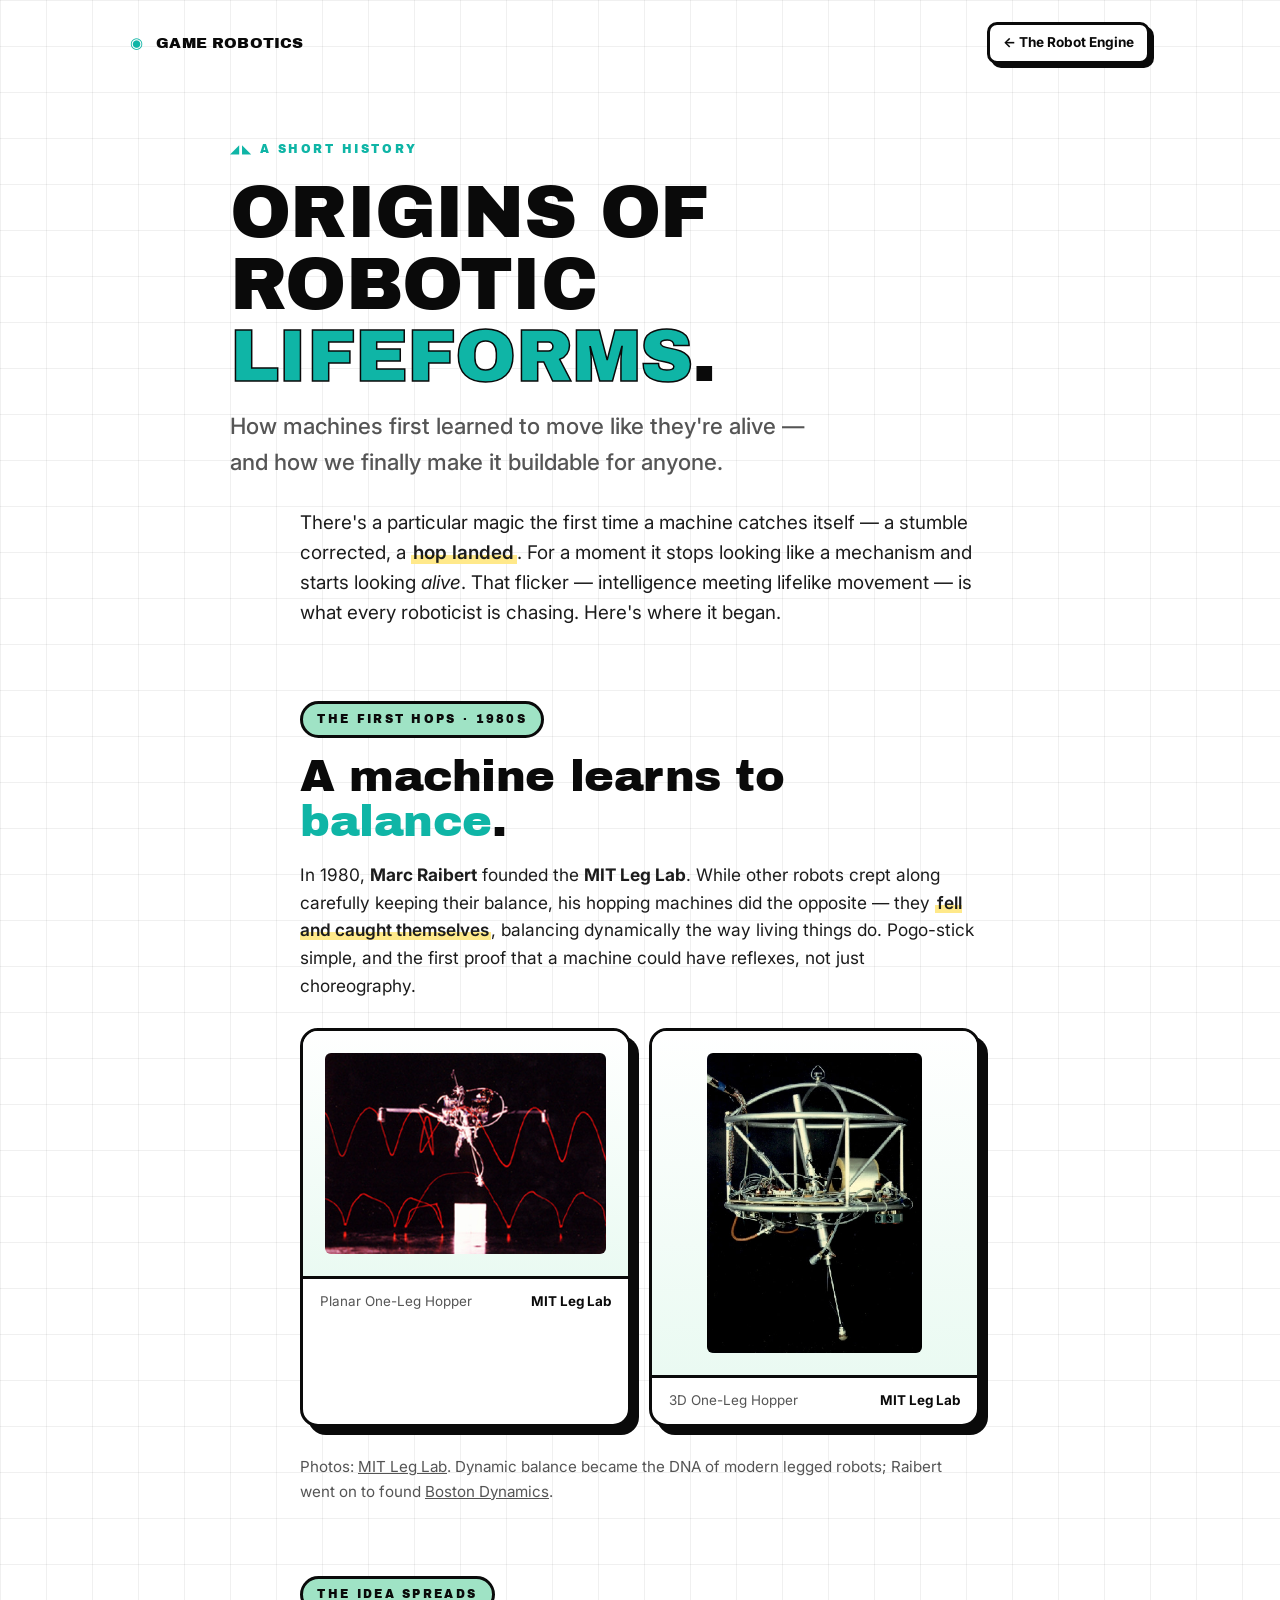
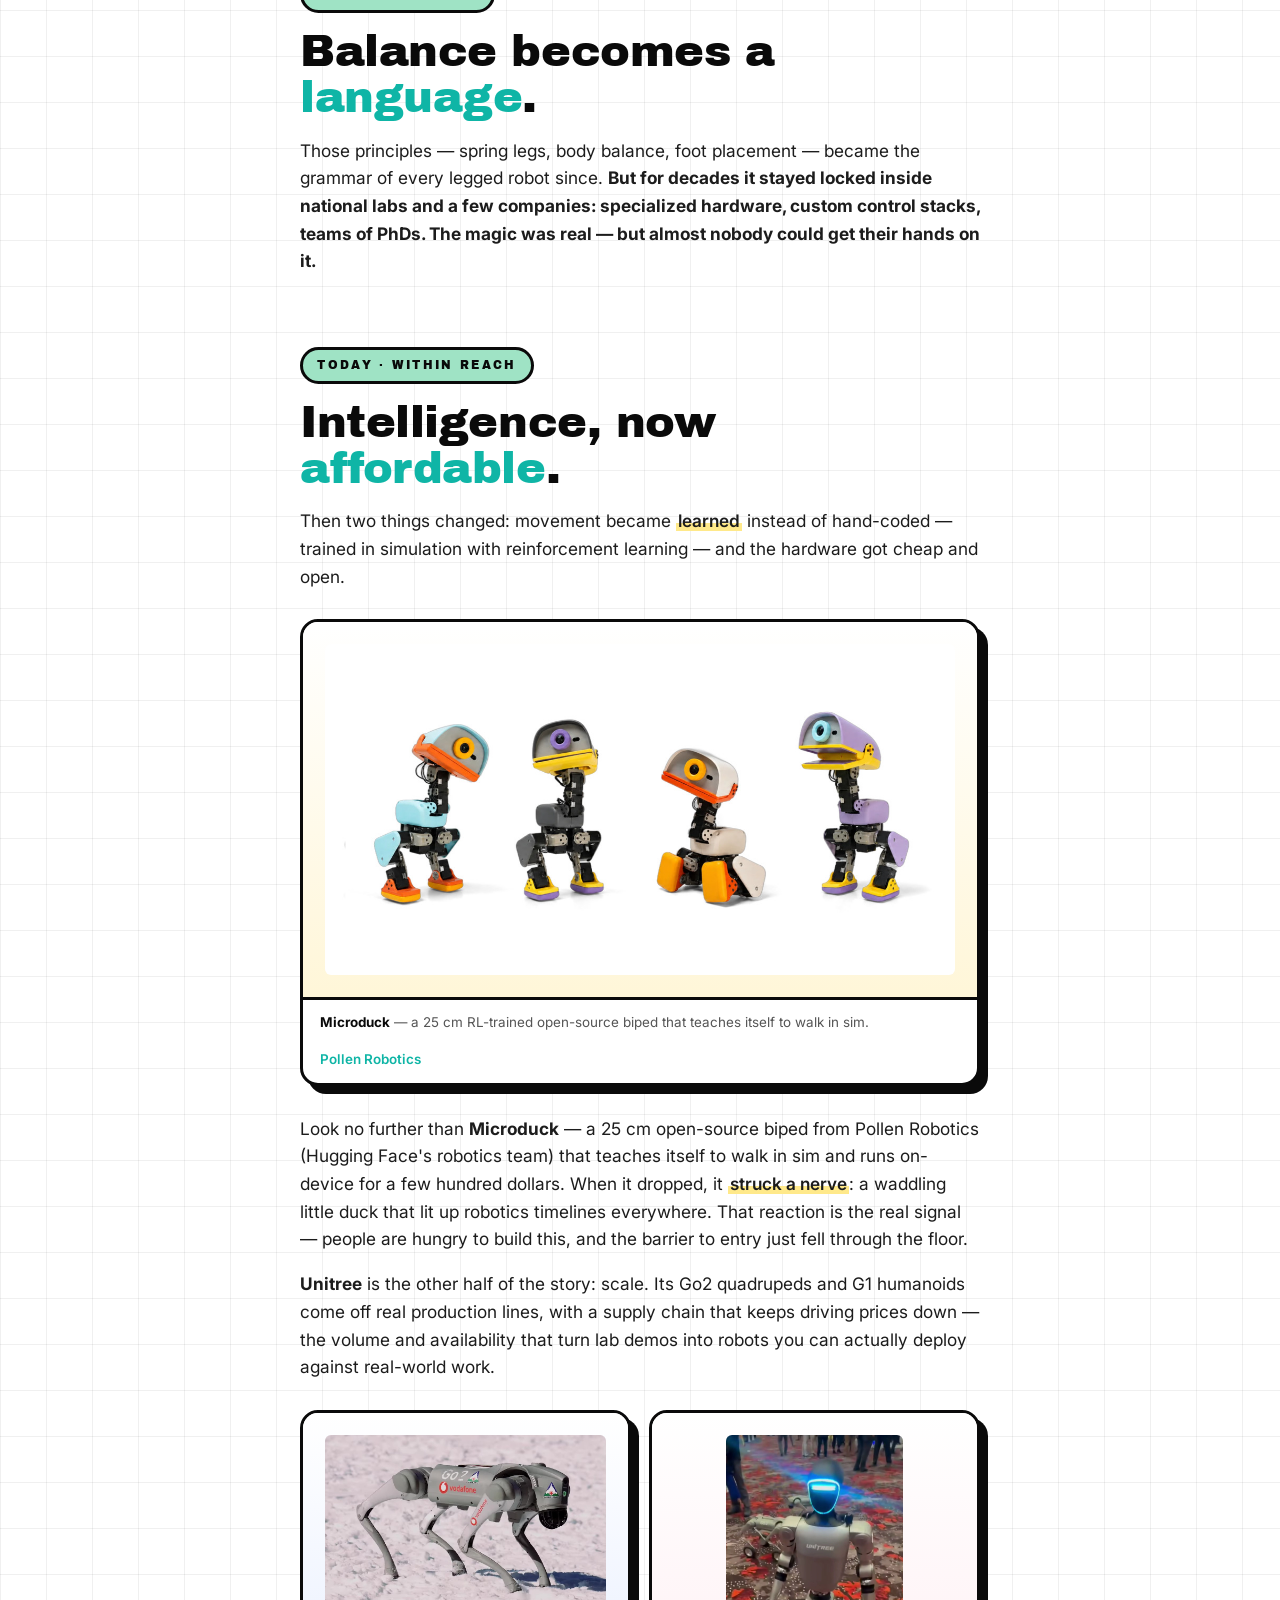
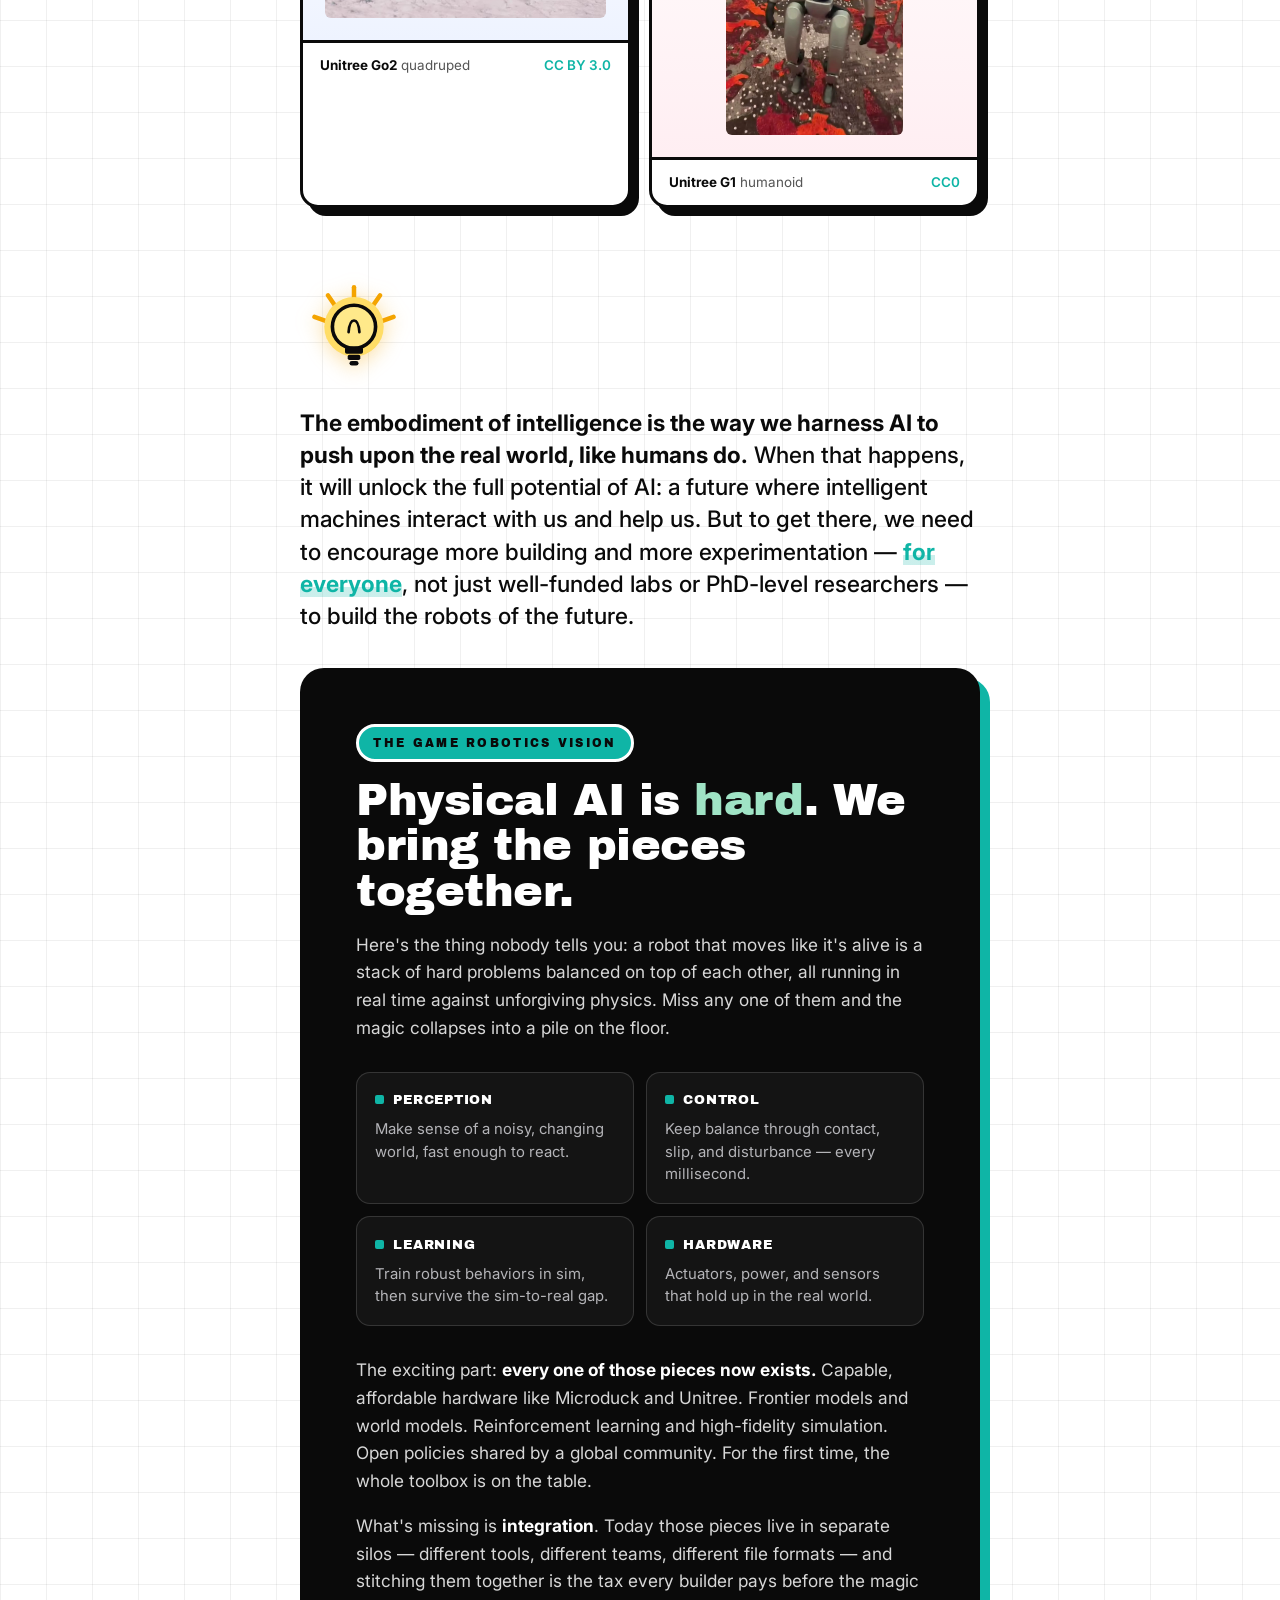
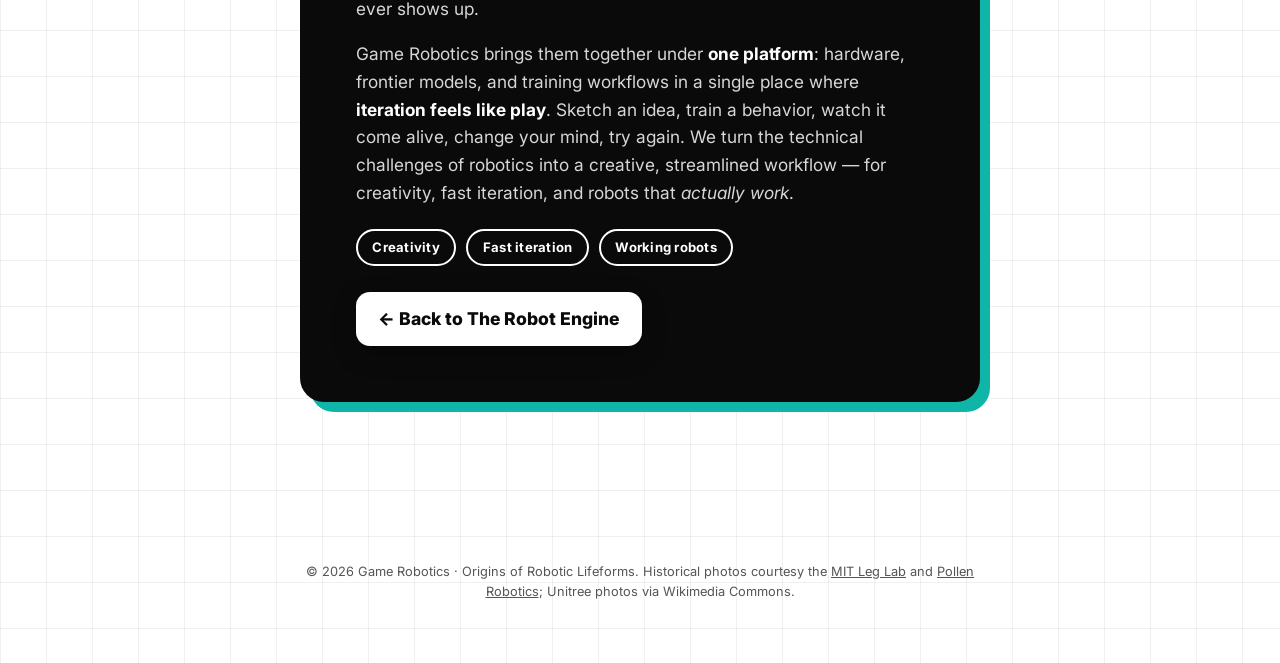
<file: v8-letterhop/origins/index.html>
<!DOCTYPE html>
<html lang="en">
<head>
  <meta charset="UTF-8" />
  <meta name="viewport" content="width=device-width, initial-scale=1.0" />
  <title>Origins of Robotic Lifeforms — Game Robotics</title>
  <meta name="description" content="How machines first learned to move like they're alive — from Marc Raibert's hopping robots to today's Microduck and Unitree — and the Game Robotics vision for bringing it all together." />
  <link rel="icon" href="data:image/svg+xml,%3Csvg xmlns='http://www.w3.org/2000/svg' viewBox='0 0 32 32'%3E%3Ctext y='26' font-size='26'%3E%E2%97%89%3C/text%3E%3C/svg%3E" />
  <link rel="preconnect" href="https://fonts.googleapis.com" />
  <link rel="preconnect" href="https://fonts.gstatic.com" crossorigin />
  <link href="https://fonts.googleapis.com/css2?family=Archivo+Black&family=Inter:wght@400;500;600;700;800&display=swap" rel="stylesheet" />
  <style>
    :root {
      --bg:#FFFFFF; --grid:rgba(0,0,0,0.06); --ink:#0A0A0A; --dim:#555; --teal:#0FB5A6;
      --pink:#FF9FB2; --peach:#FFC487; --yellow:#FFE98A; --mint:#9FE3C5; --blue:#A9C7FF; --violet:#7338F5;
      --bd:3px;
    }
    * { box-sizing:border-box; margin:0; padding:0; }
    html { scroll-behavior:smooth; }
    body {
      background-color: var(--bg);
      background-image:
        linear-gradient(var(--grid) 1.5px, transparent 1.5px),
        linear-gradient(90deg, var(--grid) 1.5px, transparent 1.5px);
      background-size: 46px 46px;
      color: var(--ink);
      font-family: 'Inter', system-ui, sans-serif;
      line-height: 1.6;
      -webkit-font-smoothing: antialiased;
    }
    a { color: inherit; }

    /* ---- top nav ---- */
    .nav {
      display:flex; align-items:center; justify-content:space-between;
      max-width:1100px; margin:0 auto; padding:22px clamp(18px,4vw,40px);
    }
    .brand { display:inline-flex; align-items:center; gap:.5rem; text-decoration:none;
      font-family:'Archivo Black',sans-serif; font-size:.95rem; letter-spacing:.01em; }
    .brand .mark { color:var(--teal); }
    .back {
      font-weight:700; font-size:.85rem; text-decoration:none; color:var(--ink);
      border:var(--bd) solid var(--ink); border-radius:10px; padding:.45rem .8rem;
      background:#fff; box-shadow:4px 4px 0 var(--ink); transition:transform .1s, box-shadow .1s;
    }
    .back:hover { transform:translate(-2px,-2px); box-shadow:6px 6px 0 var(--teal); }

    /* ---- layout ---- */
    .wrap { max-width:760px; margin:0 auto; padding:0 clamp(18px,4vw,40px) 120px; }
    .hero { max-width:900px; margin:0 auto; padding:clamp(28px,6vh,70px) clamp(18px,4vw,40px) 10px; }
    .eyebrow { font-family:'Archivo Black',sans-serif; font-size:.72rem; letter-spacing:.22em;
      color:var(--teal); text-transform:uppercase; }
    h1 {
      font-family:'Archivo Black',sans-serif; font-weight:400; text-transform:uppercase;
      font-size:clamp(2.4rem,7vw,4.6rem); line-height:.98; letter-spacing:-0.01em;
      margin:.5rem 0 1rem;
    }
    h1 em { font-style:normal; color:var(--teal); -webkit-text-stroke:1.5px var(--ink); }
    .lede { font-size:clamp(1.1rem,2.4vw,1.4rem); color:var(--dim); font-weight:500; max-width:42ch; }

    .section { margin-top:clamp(48px,8vh,92px); }
    .kicker { font-family:'Archivo Black',sans-serif; font-size:.72rem; letter-spacing:.2em;
      text-transform:uppercase; color:var(--ink); background:var(--mint);
      border:var(--bd) solid var(--ink); border-radius:100px; padding:.4rem .9rem; display:inline-block; }
    h2 { font-family:'Archivo Black',sans-serif; font-weight:400; font-size:clamp(1.7rem,4.5vw,2.8rem);
      line-height:1.02; letter-spacing:-0.01em; margin:1rem 0 1rem; }
    h2 em { font-style:normal; color:var(--teal); }
    p { font-size:1.08rem; color:#1c1c1c; margin:0 0 1.1rem; }
    p .hl { background:linear-gradient(180deg,transparent 60%, var(--yellow) 60%); padding:0 .12em; font-weight:600; }
    .note { font-size:.95rem; color:var(--dim); }
    /* the "aha" bridge into the vision — a brand-new accent so it pops */
    .bridge { margin:clamp(46px,8vh,88px) 0 clamp(26px,4vh,44px); }
    .bulb { display:block; width:clamp(74px,11vw,108px); margin:0 0 1.15rem; }
    .bulb svg { width:100%; height:auto; overflow:visible; display:block;
      filter:drop-shadow(0 4px 10px rgba(244,164,0,0.35)); animation:bulbFloat 3.2s ease-in-out infinite; }
    .bulb .glow, .bulb .rays { transform-box:fill-box; transform-origin:center; }
    .bulb .glow { animation:bulbGlow 2.1s ease-in-out infinite; }
    .bulb .rays { animation:bulbRays 2.1s ease-in-out infinite; }
    @keyframes bulbGlow { 0%,100%{opacity:.3;transform:scale(1);} 50%{opacity:.85;transform:scale(1.25);} }
    @keyframes bulbRays { 0%,100%{opacity:.35;transform:scale(.88);} 50%{opacity:1;transform:scale(1.1);} }
    @keyframes bulbFloat { 0%,100%{transform:translateY(0);} 50%{transform:translateY(-6px);} }
    .bridge-body { font-size:clamp(1.12rem,2.3vw,1.42rem); line-height:1.42; font-weight:500; color:var(--ink); }
    .bridge-body em { font-style:normal; font-weight:700; color:var(--teal);
      background:linear-gradient(180deg,transparent 62%, rgba(15,181,166,0.22) 62%); }
    .bridge-body strong { font-weight:700; color:var(--ink); }
    .bridge + .vision { margin-top:0; }
    @media (prefers-reduced-motion: reduce) { .bulb svg, .bulb .glow, .bulb .rays { animation:none; } }

    /* ---- figures / photos ---- */
    figure {
      margin:1.8rem 0; background:#fff; border:var(--bd) solid var(--ink); border-radius:18px;
      box-shadow:8px 8px 0 var(--ink); overflow:hidden;
    }
    .photo { display:grid; place-items:center; padding:22px; background:linear-gradient(180deg,#fff,#f4f4f2); }
    .photo img { max-width:100%; max-height:360px; width:auto; height:auto; display:block;
      border-radius:6px; background:#fff; }
    figcaption { border-top:var(--bd) solid var(--ink); padding:.75rem 1.05rem;
      font-size:.84rem; color:var(--dim); display:flex; justify-content:space-between; gap:1rem; flex-wrap:wrap; align-items:baseline; }
    figcaption b { color:var(--ink); }
    figcaption a { color:var(--teal); font-weight:600; text-decoration:none; }
    figcaption a:hover { text-decoration:underline; }
    .duo { display:grid; grid-template-columns:1fr 1fr; gap:18px; margin:1.8rem 0; }
    .duo figure { margin:0; }
    .duo .photo img { max-height:300px; }
    .tint-pink .photo{background:linear-gradient(180deg,#fff,#ffeef2);}
    .tint-mint .photo{background:linear-gradient(180deg,#fff,#eafaf2);}
    .tint-yellow .photo{background:linear-gradient(180deg,#fff,#fff6d8);}
    .tint-blue .photo{background:linear-gradient(180deg,#fff,#eef3ff);}
    @media (max-width:620px){ .duo{grid-template-columns:1fr;} }

    /* ---- the challenge grid (inside the dark vision panel) ---- */
    .challenge { display:grid; grid-template-columns:repeat(2,1fr); gap:12px; margin:1.9rem 0; }
    .challenge div { background:rgba(255,255,255,0.045); border:1px solid rgba(255,255,255,0.14);
      border-radius:14px; padding:1.05rem 1.15rem 1.1rem; }
    .challenge b { display:flex; align-items:center; gap:.55rem;
      font-family:'Archivo Black',sans-serif; font-weight:400; font-size:.82rem;
      letter-spacing:.06em; text-transform:uppercase; color:#fff; margin-bottom:.5rem; }
    .challenge b::before { content:""; width:9px; height:9px; border-radius:2px; background:var(--teal); flex:none; }
    .challenge span { display:block; font-size:.93rem; line-height:1.5; color:#b4b4b8; }
    @media (max-width:560px){ .challenge{grid-template-columns:1fr;} }

    /* ---- closing vision ---- */
    .vision {
      margin-top:clamp(56px,9vh,110px); background:var(--ink); color:#fff;
      border-radius:24px; padding:clamp(28px,5vw,56px); box-shadow:10px 10px 0 var(--teal);
    }
    .vision .kicker { background:var(--teal); border-color:#fff; color:var(--ink); }
    .vision h2 { color:#fff; margin-top:1rem; }
    .vision h2 em { color:var(--mint); }
    .vision p { color:#d7d7d7; }
    .vision strong { color:#fff; }
    .vision .pillars { display:flex; flex-wrap:wrap; gap:10px; margin:1.4rem 0 1.6rem; }
    .vision .pillars span { font-weight:700; font-size:.82rem; letter-spacing:.02em;
      border:2px solid #fff; border-radius:100px; padding:.4rem .9rem; color:#fff; }
    .cta {
      display:inline-block; font-family:'Inter',sans-serif; font-weight:800; font-size:1.1rem;
      color:var(--ink); background:#fff; border-radius:14px; padding:.8rem 1.4rem; text-decoration:none;
      box-shadow:0 8px 24px rgba(0,0,0,.25); transition:transform .12s;
    }
    .cta:hover { transform:translateY(-2px); }

    footer { text-align:center; color:var(--dim); font-size:.8rem; padding:40px 20px 60px; max-width:760px; margin:0 auto; }
    footer a { color:var(--dim); }
  </style>
</head>
<body>
  <header class="nav">
    <a class="brand" href="../"><span class="mark">◉</span>&nbsp;GAME ROBOTICS</a>
    <a class="back" href="../">← The Robot Engine</a>
  </header>

  <div class="hero">
    <p class="eyebrow">◢◣ A short history</p>
    <h1>Origins of<br />robotic <em>lifeforms</em>.</h1>
    <p class="lede">How machines first learned to move like they're alive — and how we finally make it buildable for anyone.</p>
  </div>

  <article class="wrap">
    <p style="font-size:1.18rem;">
      There's a particular magic the first time a machine catches itself — a stumble corrected, a <span class="hl">hop
      landed</span>. For a moment it stops looking like a mechanism and starts looking <em>alive</em>. That flicker —
      intelligence meeting lifelike movement — is what every roboticist is chasing. Here's where it began.
    </p>

    <!-- 1. Raibert -->
    <section class="section">
      <span class="kicker">The first hops · 1980s</span>
      <h2>A machine learns to <em>balance</em>.</h2>
      <p>
        In 1980, <b>Marc Raibert</b> founded the <b>MIT Leg Lab</b>. While other robots crept along carefully keeping
        their balance, his hopping machines did the opposite — they <span class="hl">fell and caught themselves</span>,
        balancing dynamically the way living things do. Pogo-stick simple, and the first proof that a machine could
        have reflexes, not just choreography.
      </p>
      <div class="duo">
        <figure class="tint-mint">
          <div class="photo"><img src="assets/raibert-2d-hopper.jpg" alt="MIT Leg Lab planar one-leg hopper" width="432" height="309" loading="lazy" decoding="async" /></div>
          <figcaption><span>Planar One-Leg Hopper</span><span><b>MIT Leg Lab</b></span></figcaption>
        </figure>
        <figure class="tint-mint">
          <div class="photo"><img src="assets/raibert-3d-hopper.jpg" alt="MIT Leg Lab 3D one-leg hopper" width="377" height="526" loading="lazy" decoding="async" /></div>
          <figcaption><span>3D One-Leg Hopper</span><span><b>MIT Leg Lab</b></span></figcaption>
        </figure>
      </div>
      <p class="note">
        Photos: <a href="http://www.ai.mit.edu/projects/leglab/robots/robots-main.html" target="_blank" rel="noopener">MIT Leg Lab</a>.
        Dynamic balance became the DNA of modern legged robots; Raibert went on to found
        <a href="https://en.wikipedia.org/wiki/Marc_Raibert" target="_blank" rel="noopener">Boston Dynamics</a>.
      </p>
    </section>

    <!-- 2. Language of movement -->
    <section class="section">
      <span class="kicker">The idea spreads</span>
      <h2>Balance becomes a <em>language</em>.</h2>
      <p>
        Those principles — spring legs, body balance, foot placement — became the grammar of every legged robot
        since. <strong>But for decades it stayed locked inside national labs and a few companies: specialized hardware,
        custom control stacks, teams of PhDs. The magic was real — but almost nobody could get their hands on it.</strong>
      </p>
    </section>

    <!-- 3. New generation -->
    <section class="section">
      <span class="kicker">Today · within reach</span>
      <h2>Intelligence, now <em>affordable</em>.</h2>
      <p>
        Then two things changed: movement became <span class="hl">learned</span> instead of hand-coded — trained in
        simulation with reinforcement learning — and the hardware got cheap and open.
      </p>
      <figure class="tint-yellow">
        <div class="photo"><img src="assets/microduck.jpg" alt="Microduck bipedal robots by Pollen Robotics" width="1200" height="630" loading="lazy" decoding="async" /></div>
        <figcaption>
          <span><b>Microduck</b> — a 25&nbsp;cm RL-trained open-source biped that teaches itself to walk in sim.</span>
          <span><a href="https://pollen-robotics.com/microduck/" target="_blank" rel="noopener">Pollen Robotics</a></span>
        </figcaption>
      </figure>
      <p>
        Look no further than <b>Microduck</b> — a 25&nbsp;cm open-source biped from Pollen Robotics (Hugging Face's
        robotics team) that teaches itself to walk in sim and runs on-device for a few hundred dollars. When it
        dropped, it <span class="hl">struck a nerve</span>: a waddling little duck that lit up robotics timelines
        everywhere. That reaction is the real signal — people are hungry to build this, and the barrier to entry just
        fell through the floor.
      </p>
      <p>
        <b>Unitree</b> is the other half of the story: scale. Its Go2 quadrupeds and G1 humanoids come off real
        production lines, with a supply chain that keeps driving prices down — the volume and availability that turn
        lab demos into robots you can actually deploy against real-world work.
      </p>
      <div class="duo">
        <figure class="tint-blue">
          <div class="photo"><img src="assets/unitree-go2.jpg" alt="Unitree Go2 quadruped robot" width="1054" height="689" loading="lazy" decoding="async" /></div>
          <figcaption><span><b>Unitree Go2</b> quadruped</span><span><a href="https://commons.wikimedia.org/wiki/File:Unitree_Go2_of_Salvamont_side_view.jpg" target="_blank" rel="noopener">CC BY 3.0</a></span></figcaption>
        </figure>
        <figure class="tint-pink">
          <div class="photo"><img src="assets/unitree-g1.jpg" alt="Unitree G1 humanoid robot" width="1380" height="2326" loading="lazy" decoding="async" /></div>
          <figcaption><span><b>Unitree G1</b> humanoid</span><span><a href="https://commons.wikimedia.org/wiki/File:Unitree_G1.jpg" target="_blank" rel="noopener">CC0</a></span></figcaption>
        </figure>
      </div>
    </section>

    <div class="bridge">
      <span class="bulb" aria-hidden="true">
        <svg viewBox="0 0 120 120">
          <g class="rays" stroke="#F4A400" stroke-width="5" stroke-linecap="round">
            <line x1="60" y1="22" x2="60" y2="8" />
            <line x1="40" y1="30" x2="31" y2="17" />
            <line x1="80" y1="30" x2="89" y2="17" />
            <line x1="30" y1="46" x2="16" y2="41" />
            <line x1="90" y1="46" x2="104" y2="41" />
          </g>
          <circle class="glow" cx="60" cy="52" r="33" fill="#FFDD66" />
          <circle cx="60" cy="52" r="24" fill="#FFE98A" stroke="#0A0A0A" stroke-width="4" />
          <path d="M54 58 q1 -13 6 -13 t6 13" fill="none" stroke="#0A0A0A" stroke-width="3" stroke-linecap="round" />
          <rect x="50" y="74" width="20" height="8" rx="2" fill="#0A0A0A" />
          <rect x="53" y="83" width="14" height="6" rx="2" fill="#0A0A0A" />
          <rect x="55" y="90" width="10" height="5" rx="2.5" fill="#0A0A0A" />
        </svg>
      </span>
      <p class="bridge-body"><strong>The embodiment of intelligence is the way we harness AI to push upon the real world, like humans do.</strong> When that happens, it will unlock the full potential of AI: a future where intelligent machines interact with us and help us. But to get there, we need to encourage more building and more experimentation — <em>for everyone</em>, not just well-funded labs or PhD-level researchers — to build the robots of the future.</p>
    </div>

    <!-- closing vision -->
    <section class="vision">
      <span class="kicker">The Game Robotics vision</span>
      <h2>Physical AI is <em>hard</em>. We bring the pieces together.</h2>
      <p>
        Here's the thing nobody tells you: a robot that moves like it's alive is a stack of hard problems balanced
        on top of each other, all running in real time against unforgiving physics. Miss any one of them and the
        magic collapses into a pile on the floor.
      </p>
      <div class="challenge">
        <div><b>Perception</b><span>Make sense of a noisy, changing world, fast enough to react.</span></div>
        <div><b>Control</b><span>Keep balance through contact, slip, and disturbance — every millisecond.</span></div>
        <div><b>Learning</b><span>Train robust behaviors in sim, then survive the sim-to-real gap.</span></div>
        <div><b>Hardware</b><span>Actuators, power, and sensors that hold up in the real world.</span></div>
      </div>
      <p>
        The exciting part: <strong>every one of those pieces now exists.</strong> Capable, affordable hardware like
        Microduck and Unitree. Frontier models and world models. Reinforcement learning and high-fidelity simulation.
        Open policies shared by a global community. For the first time, the whole toolbox is on the table.
      </p>
      <p>
        What's missing is <strong>integration</strong>. Today those pieces live in separate silos — different tools,
        different teams, different file formats — and stitching them together is the tax every builder pays before
        the magic ever shows up.
      </p>
      <p>
        Game Robotics brings them together under <strong>one platform</strong>: hardware, frontier models, and
        training workflows in a single place where <strong>iteration feels like play</strong>. Sketch an idea, train
        a behavior, watch it come alive, change your mind, try again. We turn the technical challenges of robotics
        into a creative, streamlined workflow — for creativity, fast iteration, and robots that <em>actually work</em>.
      </p>
      <div class="pillars"><span>Creativity</span><span>Fast iteration</span><span>Working robots</span></div>
      <a class="cta" href="../">← Back to The Robot Engine</a>
    </section>
  </article>

  <footer>
    © 2026 Game Robotics · Origins of Robotic Lifeforms. Historical photos courtesy the
    <a href="http://www.ai.mit.edu/projects/leglab/" target="_blank" rel="noopener">MIT Leg Lab</a> and
    <a href="https://pollen-robotics.com/" target="_blank" rel="noopener">Pollen Robotics</a>; Unitree photos via Wikimedia Commons.
  </footer>
</body>
</html>
</file>
